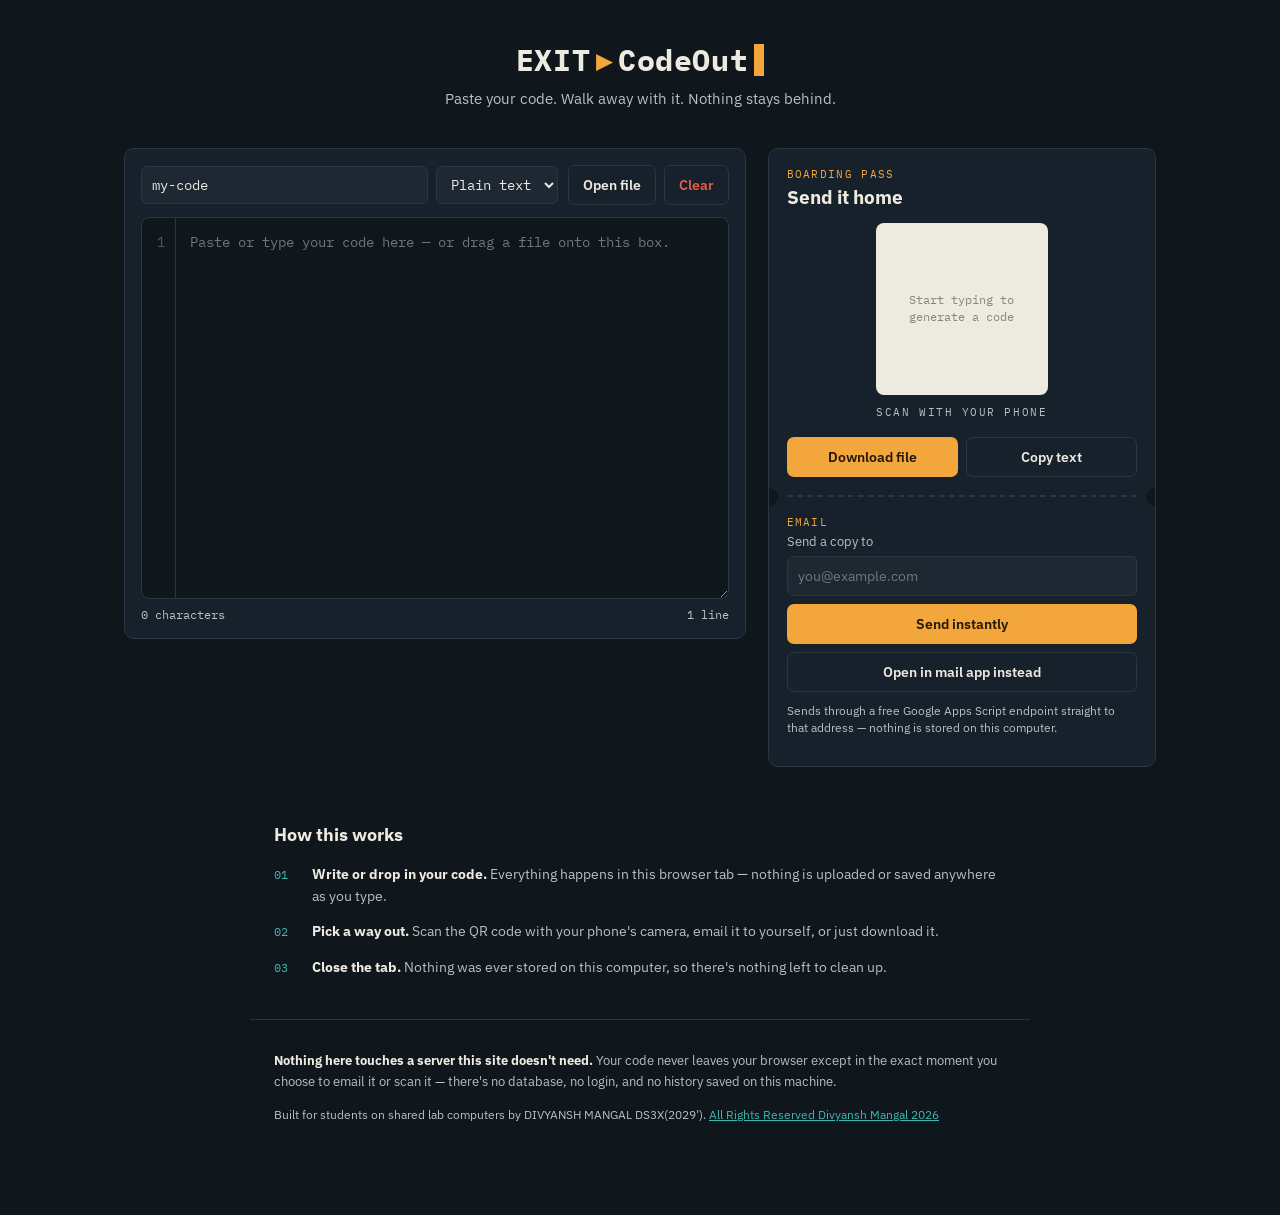
<file: index.html>
<!doctype html>
<html lang="en">
<head>
<meta charset="UTF-8">
<title>CodeOut — get your code out before the session ends</title>
<meta name="viewport" content="width=device-width, initial-scale=1.0">
<meta name="description" content="Paste your code, walk away with it. Scan a QR code or email it to yourself — nothing is ever saved on this computer or on any server.">
<link rel="preconnect" href="https://fonts.googleapis.com">
<link rel="preconnect" href="https://fonts.gstatic.com" crossorigin>
<link href="https://fonts.googleapis.com/css2?family=IBM+Plex+Mono:wght@400;500;600;700&family=IBM+Plex+Sans:wght@400;500;600;700&display=swap" rel="stylesheet">
<link rel="stylesheet" href="styles.css">
</head>
<body>

<header class="topbar">
  <div class="wordmark">EXIT<span class="chevron">▸</span>CodeOut<span class="cursor" aria-hidden="true"></span></div>
  <p class="tagline">Paste your code. Walk away with it. Nothing stays behind.</p>
</header>

<main class="layout">

  <!-- EDITOR -->
  <section class="editor-panel" aria-label="Code editor">
    <div class="editor-toolbar">
      <div class="name-row">
        <input id="filename" type="text" value="my-code" spellcheck="false" autocomplete="off" aria-label="File name">
        <select id="language" aria-label="Language"></select>
      </div>
      <div class="toolbar-actions">
        <button id="uploadBtn" type="button" class="btn ghost">Open file</button>
        <input id="fileInput" type="file" hidden>
        <button id="clearBtn" type="button" class="btn ghost danger">Clear</button>
      </div>
    </div>

    <div class="editor-wrap" id="dropzone">
      <div class="gutter" id="gutter" aria-hidden="true">1</div>
      <textarea id="code" spellcheck="false" autocomplete="off" autocapitalize="off"
        placeholder="Paste or type your code here — or drag a file onto this box."></textarea>
      <div class="drop-hint" id="dropHint">Drop file to load</div>
    </div>

    <div class="editor-footer">
      <span id="charCount">0 characters</span>
      <span id="lineCount">1 line</span>
    </div>
  </section>

  <!-- EXPORT / "BOARDING PASS" -->
  <aside class="pass" aria-label="Send your code home">

    <div class="pass-main">
      <p class="eyebrow">Boarding pass</p>
      <h2>Send it home</h2>

      <div class="qr-block">
        <div class="qr-frame">
          <canvas id="qrCanvas" width="200" height="200"></canvas>
          <p id="qrEmpty" class="qr-empty">Start typing to<br>generate a code</p>
        </div>
        <p class="qr-label">SCAN WITH YOUR PHONE</p>
        <div id="qrPager" class="qr-pager hidden">
          <button id="qrPrev" type="button" class="btn ghost small" aria-label="Previous QR part">‹</button>
          <span id="qrPartLabel">Part 1 of 1</span>
          <button id="qrNext" type="button" class="btn ghost small" aria-label="Next QR part">›</button>
        </div>
        <p id="qrWarning" class="qr-warning hidden"></p>
      </div>

      <div class="row-actions">
        <button id="downloadBtn" type="button" class="btn solid">Download file</button>
        <button id="copyBtn" type="button" class="btn ghost">Copy text</button>
      </div>
    </div>

    <div class="perforation" aria-hidden="true"></div>

    <div class="pass-stub">
      <p class="eyebrow">Email</p>
      <label for="toEmail" class="stub-label">Send a copy to</label>
      <input id="toEmail" type="email" placeholder="you@example.com" autocomplete="email" spellcheck="false">
      <button id="instantEmailBtn" type="button" class="btn solid full">Send instantly</button>
      <button id="mailtoBtn" type="button" class="btn ghost full">Open in mail app instead</button>
      <p id="emailNote" class="fine-print"></p>
    </div>

  </aside>
</main>

<section class="how">
  <h2>How this works</h2>
  <ol>
    <li><span class="num">01</span><div><strong>Write or drop in your code.</strong> Everything happens in this browser tab — nothing is uploaded or saved anywhere as you type.</div></li>
    <li><span class="num">02</span><div><strong>Pick a way out.</strong> Scan the QR code with your phone's camera, email it to yourself, or just download it.</div></li>
    <li><span class="num">03</span><div><strong>Close the tab.</strong> Nothing was ever stored on this computer, so there's nothing left to clean up.</div></li>
  </ol>
</section>

<footer class="foot">
  <p><strong>Nothing here touches a server this site doesn't need.</strong> Your code never leaves your browser except in the exact moment you choose to email it or scan it — there's no database, no login, and no history saved on this machine.</p>
  <p class="foot-sub">Built for students on shared lab computers by DIVYANSH MANGAL DS3X(2029'). <a href="https://github.com/" target="_blank" rel="noopener">All Rights Reserved Divyansh Mangal 2026</p>
</footer>

<div id="toast" class="toast" role="status" aria-live="polite"></div>

<script src="qrcode.min.js"></script>
<script src="config.js"></script>
<script src="app.js"></script>
</body>
</html>
</file>
<file: styles.css>
:root{
  --ink: #0F161C;
  --panel: #17212B;
  --panel-raised: #1D2833;
  --paper: #EDEAE0;
  --paper-dim: #B9BFC4;
  --amber: #F2A63C;
  --amber-dim: #7A5A26;
  --teal: #3FB8AF;
  --red: #E85C4A;
  --line: #2A3642;

  --font-mono: 'IBM Plex Mono', ui-monospace, Menlo, Consolas, monospace;
  --font-sans: 'IBM Plex Sans', system-ui, -apple-system, sans-serif;

  --radius: 10px;
}

*{ box-sizing: border-box; }

html,body{
  margin:0;
  background: var(--ink);
  color: var(--paper);
  font-family: var(--font-sans);
  -webkit-font-smoothing: antialiased;
}

@media (prefers-reduced-motion: reduce){
  *{ animation-duration: 0.001ms !important; transition-duration: 0.001ms !important; }
}

/* ---------- top bar ---------- */
.topbar{
  padding: 40px 24px 16px;
  text-align: center;
}
.wordmark{
  font-family: var(--font-mono);
  font-weight: 700;
  letter-spacing: 0.02em;
  font-size: clamp(22px, 4vw, 30px);
  color: var(--paper);
}
.wordmark .chevron{ color: var(--amber); margin: 0 6px; }
.cursor{
  display:inline-block;
  width: 10px; height: 1.05em;
  background: var(--amber);
  margin-left: 6px;
  vertical-align: -0.15em;
  animation: blink 1.1s steps(1) infinite;
}
@keyframes blink{ 50%{ opacity: 0; } }
.tagline{
  margin: 10px auto 0;
  max-width: 480px;
  color: var(--paper-dim);
  font-size: 15px;
}

/* ---------- layout ---------- */
.layout{
  max-width: 1080px;
  margin: 24px auto 0;
  padding: 0 24px;
  display: grid;
  grid-template-columns: 1.6fr 1fr;
  gap: 22px;
  align-items: start;
}
@media (max-width: 860px){
  .layout{ grid-template-columns: 1fr; }
}

.btn{
  font-family: var(--font-sans);
  font-weight: 600;
  font-size: 13.5px;
  border-radius: 7px;
  padding: 10px 14px;
  border: 1px solid transparent;
  cursor: pointer;
  transition: transform 0.12s ease, background 0.15s ease, border-color 0.15s ease;
}
.btn:active{ transform: translateY(1px); }
.btn:focus-visible{ outline: 2px solid var(--amber); outline-offset: 2px; }
.btn.solid{ background: var(--amber); color: #241704; }
.btn.solid:hover{ background: #f5b657; }
.btn.ghost{ background: transparent; color: var(--paper); border-color: var(--line); }
.btn.ghost:hover{ border-color: var(--paper-dim); }
.btn.danger{ color: var(--red); }
.btn.small{ padding: 4px 10px; font-size: 14px; }
.btn.full{ width: 100%; margin-top: 8px; }
.btn:disabled{ opacity: 0.45; cursor: not-allowed; transform: none; }

/* ---------- editor panel ---------- */
.editor-panel{
  background: var(--panel);
  border: 1px solid var(--line);
  border-radius: var(--radius);
  padding: 16px;
  display: flex;
  flex-direction: column;
  min-width: 0;
}
.editor-toolbar{
  display: flex;
  justify-content: space-between;
  align-items: center;
  gap: 10px;
  flex-wrap: wrap;
  margin-bottom: 12px;
}
.name-row{ display:flex; gap: 8px; min-width: 0; flex: 1; }
#filename{
  font-family: var(--font-mono);
  background: var(--panel-raised);
  border: 1px solid var(--line);
  color: var(--paper);
  border-radius: 6px;
  padding: 8px 10px;
  font-size: 13.5px;
  min-width: 0;
  flex: 1;
}
#filename:focus-visible{ outline: 2px solid var(--amber); }
#language{
  font-family: var(--font-mono);
  background: var(--panel-raised);
  border: 1px solid var(--line);
  color: var(--paper);
  border-radius: 6px;
  padding: 8px 10px;
  font-size: 13.5px;
}
.toolbar-actions{ display: flex; gap: 8px; }

.editor-wrap{
  position: relative;
  display: flex;
  border: 1px solid var(--line);
  border-radius: 8px;
  overflow: hidden;
  background: var(--ink);
}
.gutter{
  font-family: var(--font-mono);
  font-size: 13.5px;
  line-height: 1.6;
  color: #4B5A66;
  text-align: right;
  padding: 14px 10px 14px 0;
  user-select: none;
  white-space: pre;
  border-right: 1px solid var(--line);
  overflow: hidden;
  min-width: 34px;
}
#code{
  flex: 1;
  min-height: 380px;
  resize: vertical;
  background: transparent;
  color: var(--paper);
  border: none;
  font-family: var(--font-mono);
  font-size: 13.5px;
  line-height: 1.6;
  padding: 14px;
  tab-size: 2;
}
#code:focus{ outline: none; }
.drop-hint{
  position: absolute;
  inset: 0;
  display: none;
  align-items: center;
  justify-content: center;
  background: rgba(242,166,60,0.12);
  border: 2px dashed var(--amber);
  color: var(--amber);
  font-weight: 600;
  font-family: var(--font-mono);
  pointer-events: none;
}
.editor-wrap.dragging .drop-hint{ display: flex; }

.editor-footer{
  display: flex;
  justify-content: space-between;
  color: var(--paper-dim);
  font-size: 12px;
  font-family: var(--font-mono);
  margin-top: 8px;
}

/* ---------- boarding pass ---------- */
.pass{
  background: var(--panel);
  border: 1px solid var(--line);
  border-radius: var(--radius);
  overflow: hidden;
}
.eyebrow{
  font-family: var(--font-mono);
  text-transform: uppercase;
  letter-spacing: 0.12em;
  font-size: 11px;
  color: var(--amber);
  margin: 0 0 4px;
}
.pass-main{ padding: 18px; }
.pass-main h2{ margin: 0 0 14px; font-size: 19px; }

.qr-block{ text-align: center; }
.qr-frame{
  width: 172px;
  height: 172px;
  margin: 0 auto;
  background: var(--paper);
  border-radius: 8px;
  display: flex;
  align-items: center;
  justify-content: center;
  position: relative;
  padding: 8px;
}
#qrCanvas{ width: 100%; height: 100%; image-rendering: pixelated; }
.qr-empty{
  position: absolute;
  color: #8b8577;
  font-size: 12px;
  font-family: var(--font-mono);
  line-height: 1.4;
}
.qr-label{
  font-family: var(--font-mono);
  font-size: 11px;
  letter-spacing: 0.14em;
  color: var(--paper-dim);
  margin: 10px 0 0;
}
.qr-pager{
  display: flex;
  align-items: center;
  justify-content: center;
  gap: 10px;
  margin-top: 8px;
  font-family: var(--font-mono);
  font-size: 12px;
  color: var(--paper-dim);
}
.qr-warning{
  margin-top: 10px;
  font-size: 12px;
  color: var(--red);
  line-height: 1.4;
}
.hidden{ display: none !important; }

.row-actions{
  display: flex;
  gap: 8px;
  margin-top: 18px;
}
.row-actions .btn{ flex: 1; }

.perforation{
  height: 0;
  border-top: 2px dashed var(--line);
  position: relative;
  margin: 0 18px;
}
.perforation::before, .perforation::after{
  content: "";
  position: absolute;
  top: -9px;
  width: 18px; height: 18px;
  background: var(--ink);
  border-radius: 50%;
}
.perforation::before{ left: -27px; }
.perforation::after{ right: -27px; }

.pass-stub{ padding: 18px; }
.stub-label{
  display: block;
  font-size: 13px;
  color: var(--paper-dim);
  margin-bottom: 6px;
}
#toEmail{
  width: 100%;
  background: var(--panel-raised);
  border: 1px solid var(--line);
  color: var(--paper);
  border-radius: 6px;
  padding: 10px;
  font-family: var(--font-sans);
  font-size: 13.5px;
}
#toEmail:focus-visible{ outline: 2px solid var(--amber); }
.fine-print{
  font-size: 11.5px;
  color: var(--paper-dim);
  margin-top: 10px;
  line-height: 1.5;
}

/* ---------- how it works ---------- */
.how{
  max-width: 780px;
  margin: 56px auto 0;
  padding: 0 24px;
}
.how h2{ font-size: 18px; margin-bottom: 18px; }
.how ol{ list-style: none; margin: 0; padding: 0; display: grid; gap: 14px; }
.how li{ display: flex; gap: 14px; align-items: flex-start; }
.how .num{
  font-family: var(--font-mono);
  color: var(--teal);
  font-size: 12px;
  padding-top: 3px;
  min-width: 24px;
}
.how strong{ color: var(--paper); }
.how div{ color: var(--paper-dim); font-size: 14px; line-height: 1.55; }

/* ---------- footer ---------- */
.foot{
  max-width: 780px;
  margin: 40px auto 60px;
  padding: 18px 24px;
  border-top: 1px solid var(--line);
  color: var(--paper-dim);
  font-size: 13px;
  line-height: 1.6;
}
.foot strong{ color: var(--paper); }
.foot a{ color: var(--teal); }
.foot-sub{ margin-top: 8px; font-size: 12px; }

/* ---------- toast ---------- */
.toast{
  position: fixed;
  left: 50%;
  bottom: 24px;
  transform: translate(-50%, 12px);
  background: var(--panel-raised);
  border: 1px solid var(--line);
  color: var(--paper);
  padding: 10px 16px;
  border-radius: 8px;
  font-size: 13px;
  font-family: var(--font-mono);
  opacity: 0;
  pointer-events: none;
  transition: opacity 0.2s ease, transform 0.2s ease;
}
.toast.show{ opacity: 1; transform: translate(-50%, 0); }
</file>
